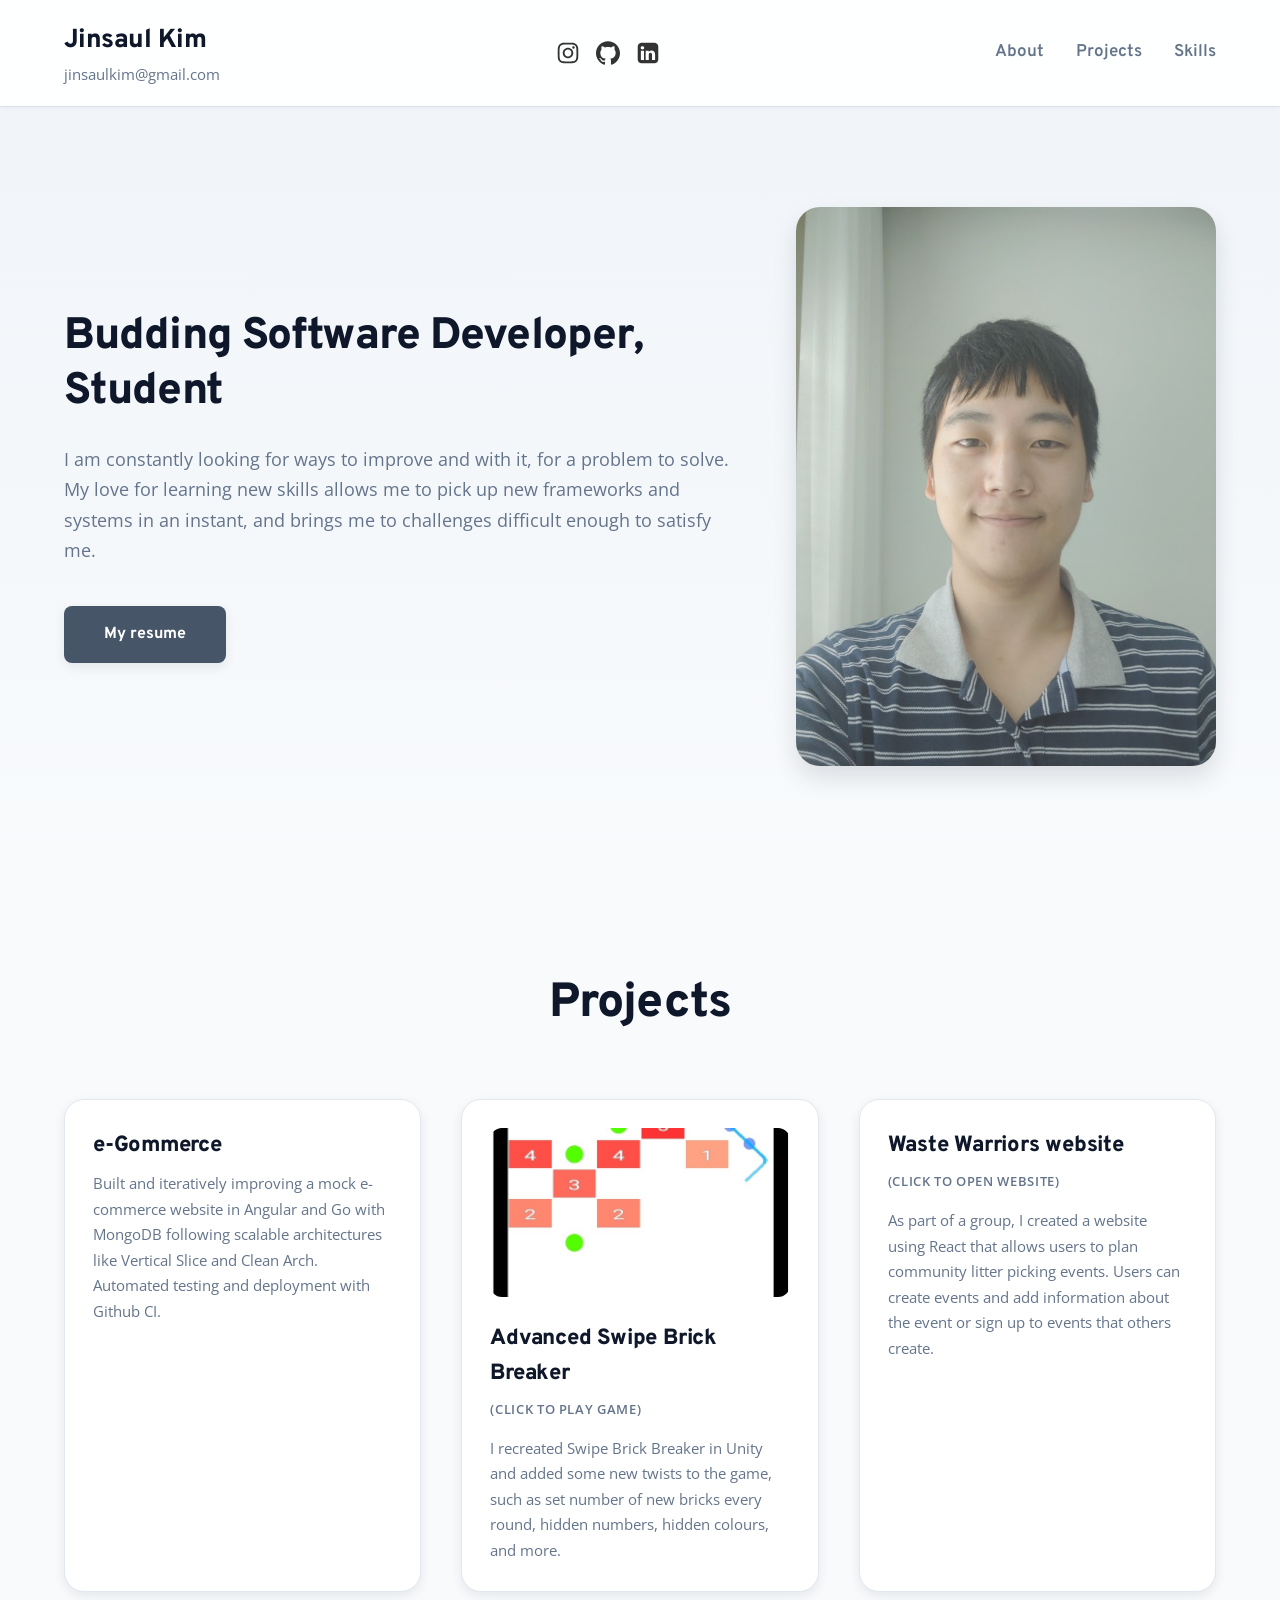
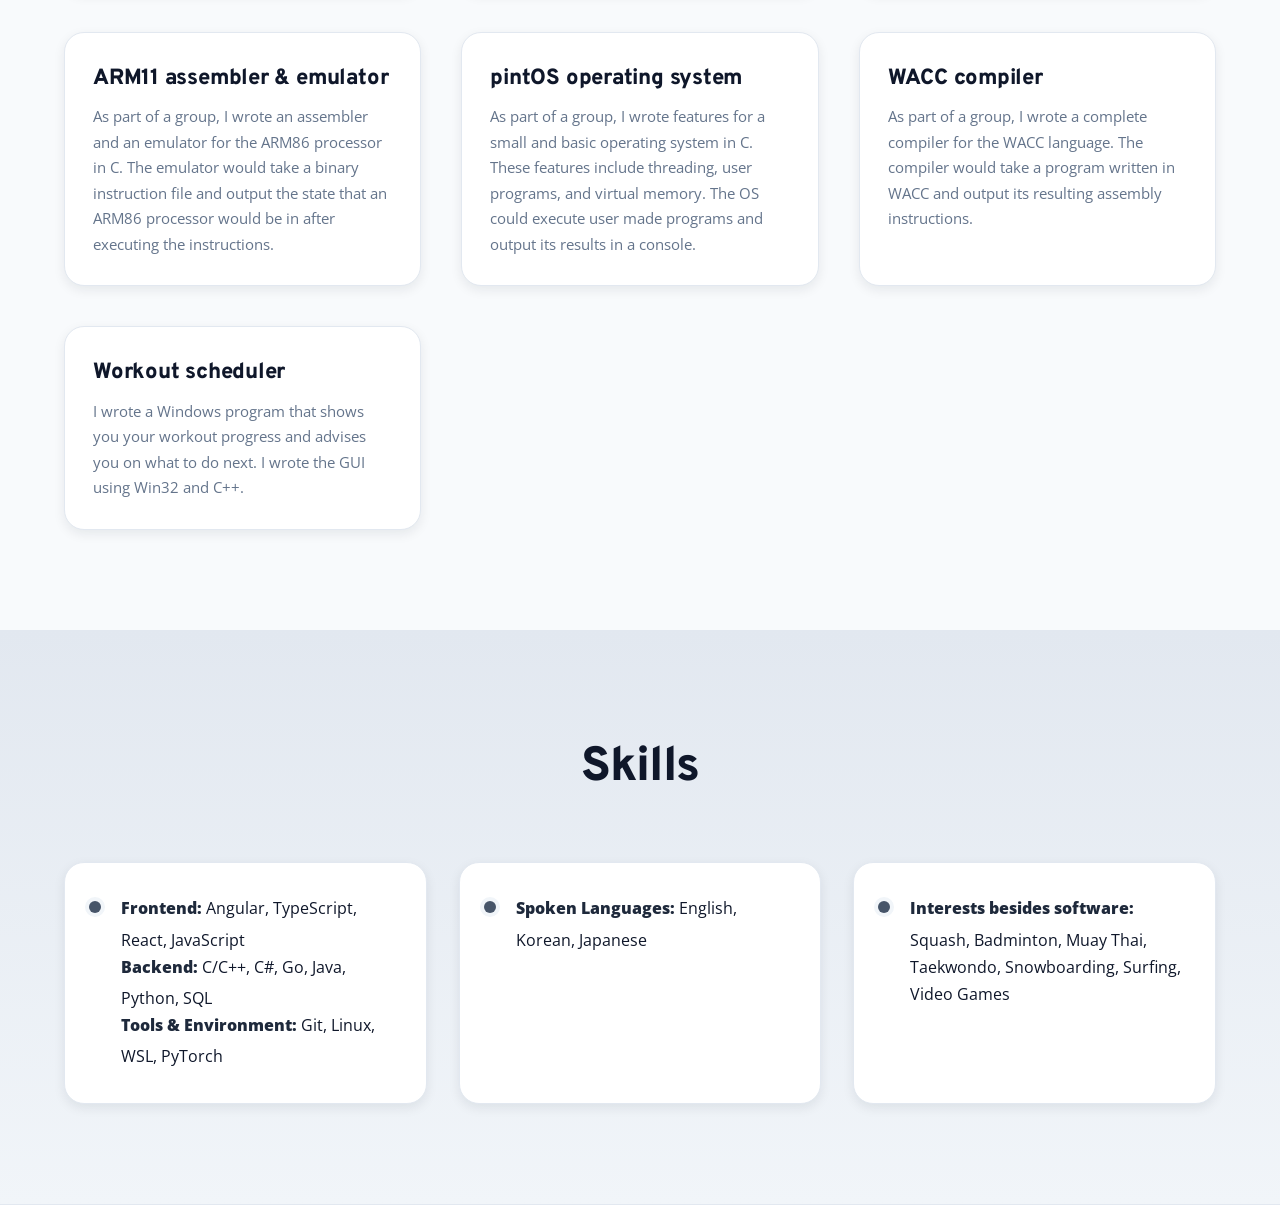
<file: index.html>
<!DOCTYPE html>
<html lang="en">

<head>
  <meta charset="utf-8" />
  <meta name="viewport" content="width=device-width, initial-scale=1.0" />
  <title>Portfolio Page</title>
  <meta name="description"
    content="Jinsaul Kim's personal portfolio website showcasing software development projects and skills." />
  <meta property="og:title" content="Portfolio Page" />
  <meta property="twitter:card" content="summary_large_image" />

  <!-- Fonts -->
  <link rel="preconnect" href="https://fonts.googleapis.com" />
  <link rel="preconnect" href="https://fonts.gstatic.com" crossorigin />
  <link rel="stylesheet"
    href="https://fonts.googleapis.com/css2?family=Open+Sans:ital,wght@0,300;0,400;0,600;0,700;0,800;1,300;1,400;1,600;1,700;1,800&amp;display=swap" />
  <link rel="stylesheet"
    href="https://fonts.googleapis.com/css2?family=Playfair+Display:ital,wght@0,400;0,500;0,600;0,700;0,800;0,900;1,400;1,500;1,600;1,700;1,800;1,900&amp;display=swap" />
  <link rel="stylesheet"
    href="https://fonts.googleapis.com/css2?family=Overpass:ital,wght@0,100;0,200;0,300;0,400;0,600;0,700;0,800;0,900;1,100;1,200;1,300;1,400;1,600;1,700;1,800;1,900&amp;display=swap" />

  <!-- Unified Core CSS -->
  <link rel="stylesheet" href="./index.css" />
</head>

<body>

  <!-- Navigation -->
  <header class="navbar">
    <div class="container">
      <div class="nav-brand">
        <span class="nav-title">Jinsaul Kim</span>
        <a href="mailto:jinsaulkim@gmail.com?subject=" class="nav-email">jinsaulkim@gmail.com</a>
      </div>

      <div class="nav-social">
        <a href="https://instagram.com/jinsaul" target="_blank" rel="noreferrer noopener">
          <img src="./assets/instagram.svg" alt="Instagram" />
        </a>
        <a href="https://github.com/jinsaul" target="_blank" rel="noreferrer noopener">
          <img src="./assets/github.svg" alt="GitHub" />
        </a>
        <a href="https://www.linkedin.com/in/jinsaulkim/" target="_blank" rel="noreferrer noopener">
          <img src="./assets/linkedin.svg" alt="LinkedIn" />
        </a>
      </div>

      <button class="menu-toggle" aria-label="Toggle navigation" onclick="document.getElementById('nav-links').classList.toggle('active')">
        <span></span>
        <span></span>
        <span></span>
      </button>

      <nav class="nav-links" id="nav-links">
        <a href="#About">About</a>
        <a href="#Projects">Projects</a>
        <a href="#Skills">Skills</a>
      </nav>
    </div>
  </header>

  <hr class="divider" />

  <main>
    <!-- Hero / About Section -->
    <section id="About" class="section section-gray">
      <div class="container hero">
        <div class="hero-content">
          <h1 class="hero-title">Budding Software Developer, Student</h1>
          <p class="hero-text">
            I am constantly looking for ways to improve and with it, for a
            problem to solve. My love for learning new skills allows me to
            pick up new frameworks and systems in an instant, and brings
            me to challenges difficult enough to satisfy me.
          </p>
          <a href="./assets/resume.pdf" target="_blank" rel="noreferrer noopener" class="btn-primary">
            My resume
          </a>
        </div>
        <img src="./assets/jinsaulphoto.jpg" alt="Jinsaul Kim" class="hero-image" />
      </div>
    </section>

    <!-- Projects Section -->
    <section id="Projects" class="section">
      <div class="container">
        <h2 class="section-title">Projects</h2>

        <div class="projects-grid">
          <!-- e-Gommerce -->
          <article class="project-card">
            <h3 class="project-title">e-Gommerce</h3>
            <p>Built and iteratively improving a mock e-commerce website in Angular and Go with MongoDB following
              scalable architectures like Vertical Slice and Clean Arch. Automated testing and deployment with Github
              CI.</p>
          </article>

          <!-- Advanced Swipe Brick Breaker -->
          <article class="project-card">
            <a href="https://play.unity.com/mg/other/webgl-builds-340213" target="_blank" rel="noreferrer noopener">
              <img src="./assets/asbbimage.jpg" alt="Advanced Swipe Brick Breaker" />
            </a>
            <a href="https://play.unity.com/mg/other/webgl-builds-340213" target="_blank" rel="noreferrer noopener"
              class="project-title-link">
              <h3 class="project-title">Advanced Swipe Brick Breaker</h3>
            </a>
            <span class="project-hint">(click to play game)</span>
            <p>I recreated Swipe Brick Breaker in Unity and added some new twists to the game, such as set number of new
              bricks every round, hidden numbers, hidden colours, and more.</p>
          </article>

          <!-- Waste Warriors -->
          <article class="project-card">
            <a href="https://waste-warriors.vercel.app/" target="_blank" rel="noreferrer noopener"
              class="project-title-link">
              <h3 class="project-title">Waste Warriors website</h3>
            </a>
            <span class="project-hint">(click to open website)</span>
            <p>As part of a group, I created a website using React that allows users to plan community litter picking
              events. Users can create events and add information about the event or sign up to events that others
              create.</p>
          </article>

          <!-- ARM11 assembler & emulator -->
          <article class="project-card">
            <h3 class="project-title">ARM11 assembler &amp; emulator</h3>
            <p>As part of a group, I wrote an assembler and an emulator for the ARM86 processor in C. The emulator would
              take a binary instruction file and output the state that an ARM86 processor would be in after executing
              the instructions.</p>
          </article>

          <!-- pintOS operating system -->
          <article class="project-card">
            <h3 class="project-title">pintOS operating system</h3>
            <p>As part of a group, I wrote features for a small and basic operating system in C. These features include
              threading, user programs, and virtual memory. The OS could execute user made programs and output its
              results in a console.</p>
          </article>

          <!-- WACC compiler -->
          <article class="project-card">
            <h3 class="project-title">WACC compiler</h3>
            <p>As part of a group, I wrote a complete compiler for the WACC language. The compiler would take a program
              written in WACC and output its resulting assembly instructions.</p>
          </article>

          <!-- Workout scheduler -->
          <article class="project-card">
            <h3 class="project-title">Workout scheduler</h3>
            <p>I wrote a Windows program that shows you your workout progress and advises you on what to do next. I
              wrote the GUI using Win32 and C++.</p>
          </article>
        </div>
      </div>
    </section>

    <!-- Skills Section -->
    <section id="Skills" class="section section-dark">
      <div class="container">
        <h2 class="section-title">Skills</h2>

        <div class="skills-grid">
          <div class="skill-card">
            <div>
              <strong>Frontend:</strong> Angular, TypeScript, React, JavaScript<br />
              <strong>Backend:</strong> C/C++, C#, Go, Java, Python, SQL<br />
              <strong>Tools &amp; Environment:</strong> Git, Linux, WSL, PyTorch
            </div>
          </div>

          <div class="skill-card">
            <div>
              <strong>Spoken Languages:</strong> English, Korean, Japanese
            </div>
          </div>

          <div class="skill-card">
            <div>
              <strong>Interests besides software:</strong> Squash, Badminton, Muay Thai, Taekwondo, Snowboarding,
              Surfing, Video Games
            </div>
          </div>
        </div>
      </div>
    </section>
  </main>

  <hr class="divider" />
</body>

</html>
</file>
<file: index.css>
/* --- Global Variables --- */
:root {
  --color-black: #0f172a; /* Slate 900 */
  --color-white: #ffffff;
  --color-bg-light: #f8fafc; /* Slate 50 */
  --color-gray-light: #f1f5f9; /* Slate 100 */
  --color-gray-dark: #e2e8f0; /* Slate 200 */
  --color-gray-border: #cbd5e1; /* Slate 300 */
  --color-text-muted: #64748b; /* Slate 500 */
  --color-primary: #475569; /* Slate 600 */
  --color-primary-hover: #1e293b; /* Slate 800 */
  
  --shadow-sm: 0 2px 4px rgba(15, 23, 42, 0.04);
  --shadow-md: 0 4px 12px rgba(15, 23, 42, 0.08);
  --shadow-lg: 0 12px 24px rgba(15, 23, 42, 0.12);
  --shadow-hover: 0 20px 25px -5px rgba(15, 23, 42, 0.1), 0 8px 10px -6px rgba(15, 23, 42, 0.1);
  
  --trans-fast: 0.3s ease;
  --trans-card: 0.4s cubic-bezier(0.165, 0.84, 0.44, 1);
  --trans-btn: 0.3s cubic-bezier(0.25, 1, 0.5, 1);
  --trans-smooth: 0.3s cubic-bezier(0.86, 0, 0.07, 1);

  --font-body: 'Open Sans', Arial, sans-serif;
  --font-heading: 'Overpass', sans-serif;
  --font-brand: 'Playfair Display', serif;
}

/* --- Base Resets --- */
* { box-sizing: border-box; margin: 0; padding: 0; }
html {
  scroll-behavior: smooth;
  font-family: var(--font-body);
  color: var(--color-black);
  background-color: var(--color-bg-light);
  line-height: 1.6;
}
a { text-decoration: none; color: inherit; transition: color var(--trans-fast), text-decoration-color var(--trans-fast); }
img { max-width: 100%; display: block; }
ul { list-style: none; }

/* --- Layout Elements --- */
.container {
  max-width: 1200px;
  margin: 0 auto;
  padding: 0 24px;
}
.section { padding: 100px 0; }
.section-gray { background: linear-gradient(180deg, var(--color-gray-light) 0%, var(--color-bg-light) 100%); }
.section-dark { background: linear-gradient(180deg, var(--color-gray-dark) 0%, var(--color-gray-light) 100%); }
.section-title {
  text-align: center;
  font-family: var(--font-heading);
  font-size: 48px;
  font-weight: 800;
  margin-bottom: 56px;
  letter-spacing: -0.02em;
}
.divider { border: 0; border-top: 1px solid var(--color-gray-dark); margin: 0; }

/* --- Navbar --- */
.navbar {
  position: sticky;
  top: 0;
  background-color: rgba(255, 255, 255, 0.85);
  backdrop-filter: blur(12px);
  -webkit-backdrop-filter: blur(12px);
  box-shadow: var(--shadow-sm);
  z-index: 100;
  padding: 20px 0;
  transition: all var(--trans-fast);
}
.navbar .container {
  display: flex;
  justify-content: space-between;
  align-items: center;
}
.nav-brand { display: flex; flex-direction: column; }
.nav-title { font-family: var(--font-heading); font-size: 26px; font-weight: 800; letter-spacing: -0.02em; }
.nav-email { 
  font-size: 15px; 
  color: var(--color-text-muted); 
  text-decoration: underline;
  text-decoration-color: transparent;
}
.nav-brand:hover .nav-email {
  text-decoration-color: var(--color-text-muted);
  color: var(--color-primary-hover);
}
.nav-social { display: flex; gap: 16px; }
.nav-social a {
  transition: transform var(--trans-fast);
}
.nav-social a:hover {
  transform: translateY(-2px);
}
.nav-social img { width: 24px; height: 24px; opacity: 0.8; transition: opacity var(--trans-fast); }
.nav-social a:hover img { opacity: 1; }
.nav-links { display: flex; gap: 32px; font-family: var(--font-heading); font-size: 17px; font-weight: 600; }
.nav-links a { position: relative; color: var(--color-text-muted); }
.nav-links a:hover, .nav-links a:focus { color: var(--color-black); }
.nav-links a::after {
  content: '';
  position: absolute;
  width: 100%;
  transform: scaleX(0);
  height: 2px;
  bottom: -4px;
  left: 0;
  background-color: var(--color-black);
  transform-origin: bottom right;
  transition: transform var(--trans-smooth);
}
.nav-links a:hover::after {
  transform: scaleX(1);
  transform-origin: bottom left;
}

/* Hamburger Menu Toggle */
.menu-toggle {
  display: none;
  flex-direction: column;
  gap: 6px;
  background: none;
  border: none;
  cursor: pointer;
  padding: 8px;
}
.menu-toggle span {
  width: 26px;
  height: 3px;
  background-color: var(--color-black);
  border-radius: 4px;
  transition: background-color var(--trans-fast);
}
.menu-toggle:hover span {
  background-color: var(--color-primary);
}

/* --- Hero Section --- */
.hero { display: flex; align-items: center; gap: 64px; justify-content: space-between; }
.hero-content { flex: 1; }
.hero-title { 
  font-family: var(--font-heading); 
  font-size: 44px; 
  font-weight: 800; 
  line-height: 1.25;
  margin-bottom: 24px; 
  color: var(--color-black);
  letter-spacing: -0.02em;
}
.hero-text { margin-bottom: 40px; font-size: 18px; color: var(--color-text-muted); line-height: 1.7; }
.btn-primary {
  display: inline-block;
  background-color: var(--color-primary);
  color: var(--color-white);
  padding: 16px 40px;
  border-radius: 8px;
  font-family: var(--font-heading);
  font-size: 16px;
  font-weight: 700;
  box-shadow: var(--shadow-md);
  transition: all var(--trans-btn);
}
.btn-primary:hover, .btn-primary:focus {
  background-color: var(--color-primary-hover);
  transform: translateY(-4px);
  box-shadow: var(--shadow-hover);
  cursor: pointer;
  color: var(--color-white);
}
.hero-image { 
  flex: 1; 
  max-width: 420px; 
  border-radius: 24px; 
  object-fit: cover; 
  box-shadow: var(--shadow-lg); 
}

/* --- Projects Section --- */
.projects-grid {
  display: grid;
  grid-template-columns: repeat(auto-fit, minmax(320px, 1fr));
  gap: 40px;
}
.project-card {
  width: 100%;
  max-width: 100%;
  display: flex;
  flex-direction: column;
  background-color: var(--color-white);
  border-radius: 20px;
  padding: 28px;
  box-shadow: var(--shadow-md);
  transition: transform var(--trans-card), box-shadow var(--trans-card);
  border: 1px solid var(--color-gray-dark);
}
.project-card:hover {
  transform: translateY(-8px);
  box-shadow: var(--shadow-hover);
}
.project-card img { 
  width: 100%; 
  aspect-ratio: 16 / 9; 
  object-fit: cover; 
  border-radius: 12px; 
  margin-bottom: 24px; 
  transition: transform 0.4s ease;
}
.project-card:hover img {
  transform: scale(1.02);
}
.project-title { 
  font-family: var(--font-heading); 
  font-size: 22px; 
  font-weight: 800; 
  margin-bottom: 8px; 
  letter-spacing: -0.01em;
}
.project-title-link { text-decoration: none; display: inline-block; }
.project-title-link:hover .project-title { color: var(--color-primary); }
.project-hint { color: var(--color-text-muted); font-size: 13px; font-weight: 600; display: block; margin-bottom: 16px; text-transform: uppercase; letter-spacing: 0.05em; }
.project-card p { color: var(--color-text-muted); line-height: 1.7; font-size: 15px; }

/* --- Skills Section --- */
.skills-grid {
  display: grid;
  grid-template-columns: repeat(auto-fit, minmax(320px, 1fr));
  gap: 32px;
}
.skill-card { 
  display: flex; 
  align-items: flex-start; 
  gap: 20px; 
  width: 100%;
  background-color: var(--color-white);
  padding: 32px 24px; 
  border-radius: 20px;
  box-shadow: var(--shadow-md);
  border: 1px solid var(--color-gray-dark);
  transition: transform var(--trans-fast), box-shadow var(--trans-fast);
}
.skill-card:hover {
  transform: translateY(-4px);
  box-shadow: var(--shadow-hover);
}
.skill-card::before {
  content: "";
  display: block;
  width: 12px;
  height: 12px;
  background-color: var(--color-primary);
  border-radius: 50%;
  flex-shrink: 0;
  margin-top: 6px;
  box-shadow: 0 0 0 4px var(--color-gray-light);
}
.skill-card div { line-height: 1.7; color: var(--color-black); }
.skill-card strong { color: var(--color-primary-hover); font-weight: 800; display: inline-block; margin-bottom: 4px; }

/* --- Responsive --- */
@media (max-width: 991px) {
  .hero { flex-direction: column; text-align: center; gap: 40px; }
  .hero-image { margin-top: 24px; width: 100%; max-width: 420px;}
  .nav-social { display: flex; margin-top: 16px; justify-content: center; }
  .menu-toggle { display: flex; margin-top: 16px; margin: 16px auto 0; }
  .nav-links { 
    display: none; 
    flex-direction: column;
    width: 100%;
    margin-top: 24px;
    gap: 16px;
    align-items: center;
  }
  .nav-links.active { display: flex; }
  .navbar .container { flex-wrap: wrap; justify-content: center; text-align: center; }
  .nav-brand { align-items: center; }
}

@media (max-width: 767px) {
  .container { padding: 0 20px; }
  .section { padding: 60px 0; }
  .section-title { font-size: 36px; margin-bottom: 40px; }
  .hero-title { font-size: 32px; }
  .project-card, .skill-card { border-radius: 16px; padding: 24px; }
}
</file>
